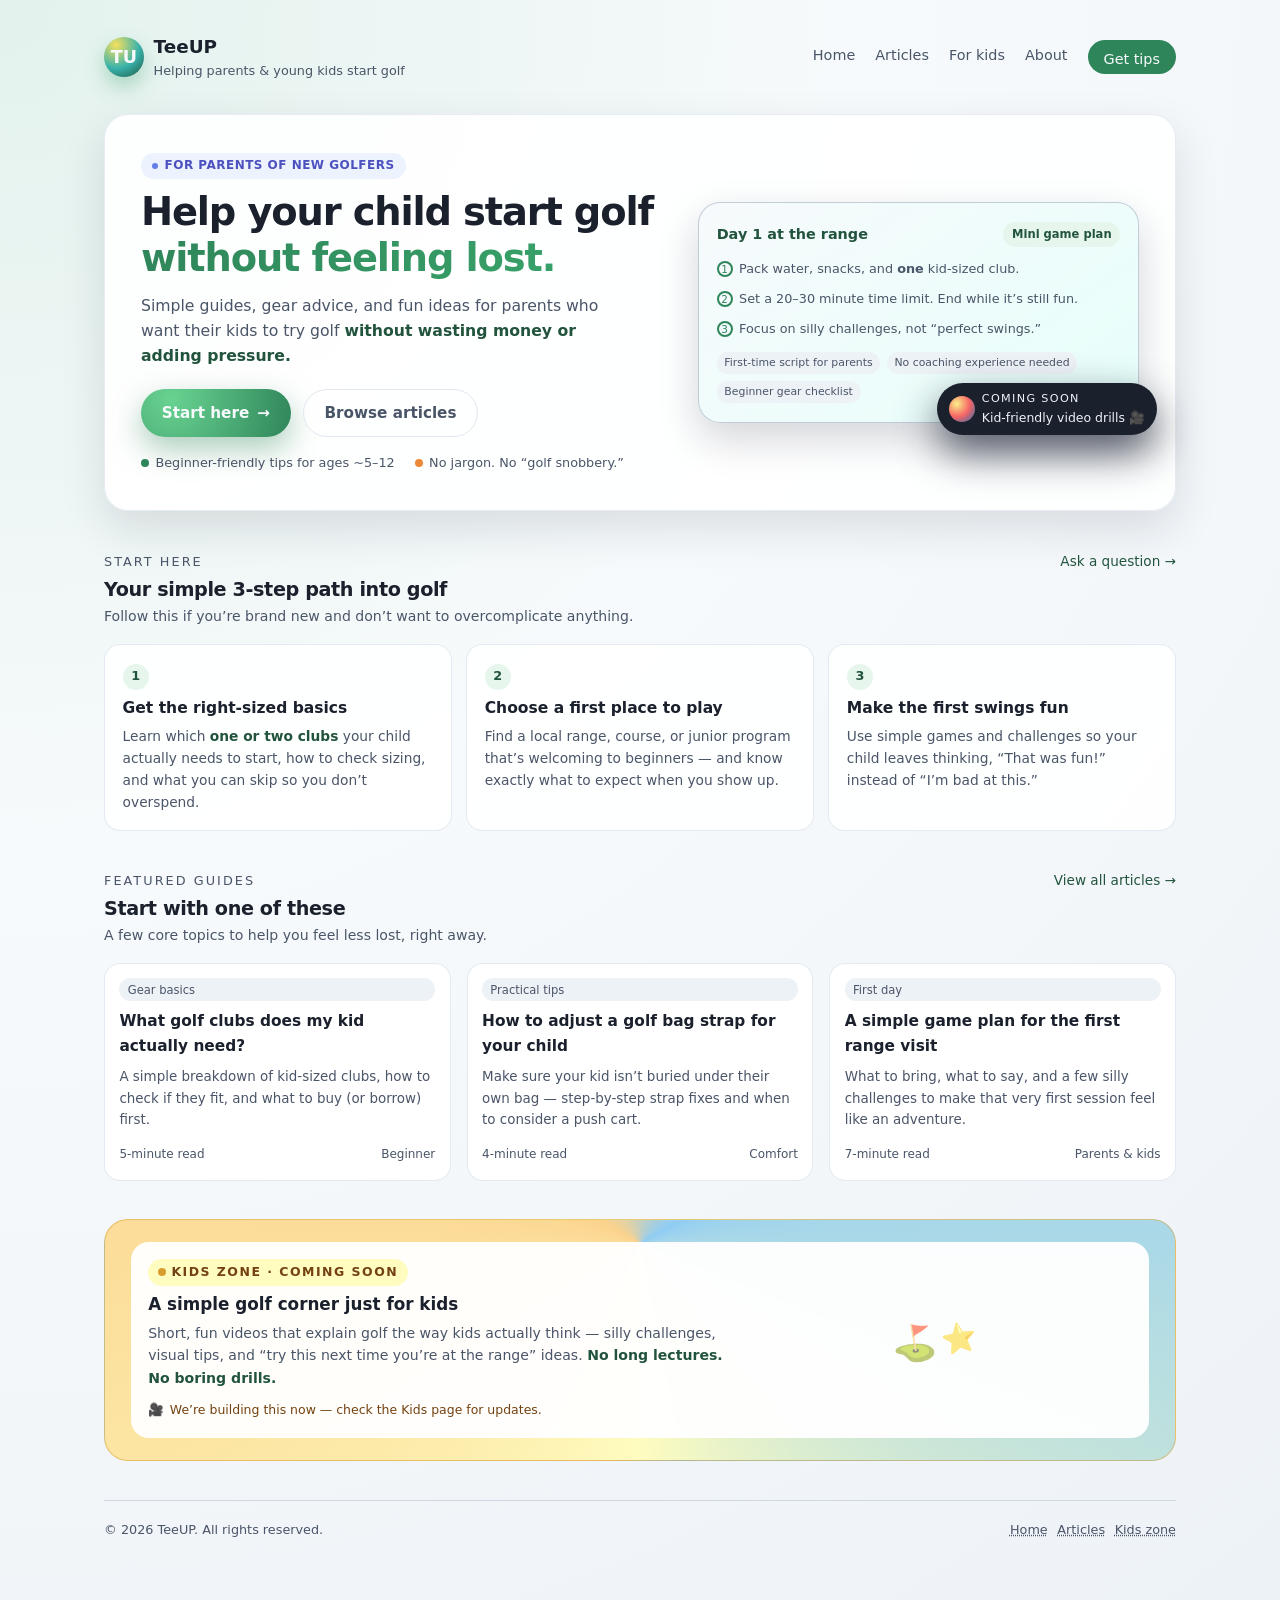
<file: index.html>
<!DOCTYPE html>
<html lang="en">
<head>
  <meta charset="UTF-8" />
  <meta name="viewport" content="width=device-width, initial-scale=1.0" />
  <title>TeeUP – Helping Parents & Kids Start Golf</title>
  <link rel="stylesheet" href="style.css" />
</head>
<body>
  <div class="page">
    <header class="site-header">
      <div class="brand">
        <div class="brand-logo">TU</div>
        <div>
          <div class="brand-text-title">TeeUP</div>
          <div class="brand-text-sub">Helping parents & young kids start golf</div>
        </div>
      </div>

      <nav class="nav">
        <a href="index.html">Home</a>
        <a href="articles.html">Articles</a>
        <a href="kids.html">For kids</a>
        <a href="about.html">About</a>
        <a href="contact.html" class="nav-cta">Get tips</a>
      </nav>
    </header>

    <main>
      <!-- HERO -->
      <section class="hero">
        <div>
          <div class="hero-kicker">
            <span class="hero-kicker-pill"></span>
            For parents of new golfers
          </div>
          <h1 class="hero-title">
            Help your child start golf
            <span class="hero-highlight">without feeling lost.</span>
          </h1>
          <p class="hero-subtitle">
            Simple guides, gear advice, and fun ideas for parents who want their kids to try golf
            <b>without wasting money or adding pressure.</b>
          </p>

          <div class="hero-actions">
            <a href="#start-here" class="btn btn-primary">
              Start here
              <span aria-hidden="true">→</span>
            </a>
            <a href="articles.html" class="btn btn-ghost">
              Browse articles
            </a>
          </div>

          <div class="hero-meta">
            <div class="hero-meta-item">
              <span class="hero-dot"></span>
              <span>Beginner-friendly tips for ages ~5–12</span>
            </div>
            <div class="hero-meta-item">
              <span class="hero-dot" style="background: #ed8936"></span>
              <span>No jargon. No “golf snobbery.”</span>
            </div>
          </div>
        </div>

        <aside class="hero-visual" aria-hidden="true">
          <div class="hero-card">
            <div class="hero-card-header">
              <div class="hero-card-title">Day 1 at the range</div>
              <span class="hero-badge">Mini game plan</span>
            </div>
            <ul class="hero-list">
              <li>
                <span class="hero-bullet">1</span>
                <span>Pack water, snacks, and <b>one</b> kid-sized club.</span>
              </li>
              <li>
                <span class="hero-bullet">2</span>
                <span>Set a 20–30 minute time limit. End while it’s still fun.</span>
              </li>
              <li>
                <span class="hero-bullet">3</span>
                <span>Focus on silly challenges, not “perfect swings.”</span>
              </li>
            </ul>
            <div class="hero-tag-row">
              <span class="hero-tag">First-time script for parents</span>
              <span class="hero-tag">No coaching experience needed</span>
              <span class="hero-tag">Beginner gear checklist</span>
            </div>
          </div>
          <div class="hero-floating">
            <div class="hero-floating-pill"></div>
            <div>
              <div style="font-size: 0.7rem; text-transform: uppercase; letter-spacing: 0.12em;">
                Coming soon
              </div>
              <div style="font-size: 0.78rem;">
                Kid-friendly video drills 🎥
              </div>
            </div>
          </div>
        </aside>
      </section>

      <!-- START HERE -->
      <section class="section" id="start-here">
        <div class="section-header">
          <div>
            <div class="section-kicker">Start here</div>
            <h2 class="section-title">Your simple 3-step path into golf</h2>
            <p class="section-subtitle">
              Follow this if you’re brand new and don’t want to overcomplicate anything.
            </p>
          </div>
          <a href="contact.html" class="section-link">Ask a question →</a>
        </div>

        <div class="steps-grid">
          <article class="step-card">
            <div class="step-pill">1</div>
            <h3 class="step-title">Get the right-sized basics</h3>
            <p class="step-body">
              Learn which <b>one or two clubs</b> your child actually needs to start, how to check
              sizing, and what you can skip so you don’t overspend.
            </p>
          </article>

          <article class="step-card">
            <div class="step-pill">2</div>
            <h3 class="step-title">Choose a first place to play</h3>
            <p class="step-body">
              Find a local range, course, or junior program that’s welcoming to beginners — and
              know exactly what to expect when you show up.
            </p>
          </article>

          <article class="step-card">
            <div class="step-pill">3</div>
            <h3 class="step-title">Make the first swings fun</h3>
            <p class="step-body">
              Use simple games and challenges so your child leaves thinking, “That was fun!”
              instead of “I’m bad at this.”
            </p>
          </article>
        </div>
      </section>

      <!-- FEATURED ARTICLES -->
      <section class="section">
        <div class="section-header">
          <div>
            <div class="section-kicker">Featured guides</div>
            <h2 class="section-title">Start with one of these</h2>
            <p class="section-subtitle">
              A few core topics to help you feel less lost, right away.
            </p>
          </div>
          <a href="articles.html" class="section-link">View all articles →</a>
        </div>

        <div class="cards-grid">
          <a href="articles.html#clubs" class="card">
            <span class="card-tag">Gear basics</span>
            <h3 class="card-title">What golf clubs does my kid actually need?</h3>
            <p class="card-excerpt">
              A simple breakdown of kid-sized clubs, how to check if they fit, and what to buy (or
              borrow) first.
            </p>
            <div class="card-meta">
              <span>5-minute read</span>
              <span>Beginner</span>
            </div>
          </a>

          <a href="articles.html#bag-straps" class="card">
            <span class="card-tag">Practical tips</span>
            <h3 class="card-title">How to adjust a golf bag strap for your child</h3>
            <p class="card-excerpt">
              Make sure your kid isn’t buried under their own bag — step-by-step strap fixes and
              when to consider a push cart.
            </p>
            <div class="card-meta">
              <span>4-minute read</span>
              <span>Comfort</span>
            </div>
          </a>

          <a href="articles.html#first-range" class="card">
            <span class="card-tag">First day</span>
            <h3 class="card-title">A simple game plan for the first range visit</h3>
            <p class="card-excerpt">
              What to bring, what to say, and a few silly challenges to make that very first
              session feel like an adventure.
            </p>
            <div class="card-meta">
              <span>7-minute read</span>
              <span>Parents & kids</span>
            </div>
          </a>
        </div>
      </section>

      <!-- KIDS ZONE PREVIEW -->
      <section class="section">
        <div class="kids-zone">
          <div class="kids-zone-inner">
            <div>
              <div class="kids-tag">
                <span class="kids-dot"></span>
                Kids zone · coming soon
              </div>
              <h2 class="kids-title">A simple golf corner just for kids</h2>
              <p class="kids-body">
                Short, fun videos that explain golf the way kids actually think — silly challenges,
                visual tips, and “try this next time you’re at the range” ideas.
                <b>No long lectures. No boring drills.</b>
              </p>
              <p class="kids-note">
                <span>🎥</span>
                <span>
                  We’re building this now — check the Kids page for updates.
                </span>
              </p>
            </div>
            <div class="kids-scribble">
              ⛳️<span style="font-size: 1.8rem; margin-left: 0.4rem;">⭐</span>
            </div>
          </div>
        </div>
      </section>
    </main>

    <footer class="footer">
      <div>© <span id="year"></span> TeeUP. All rights reserved.</div>
      <div class="footer-links">
        <a href="index.html">Home</a>
        <a href="articles.html">Articles</a>
        <a href="kids.html">Kids zone</a>
      </div>
    </footer>
  </div>

  <script>
    document.getElementById("year").textContent = new Date().getFullYear();
  </script>
</body>
</html>
</file>
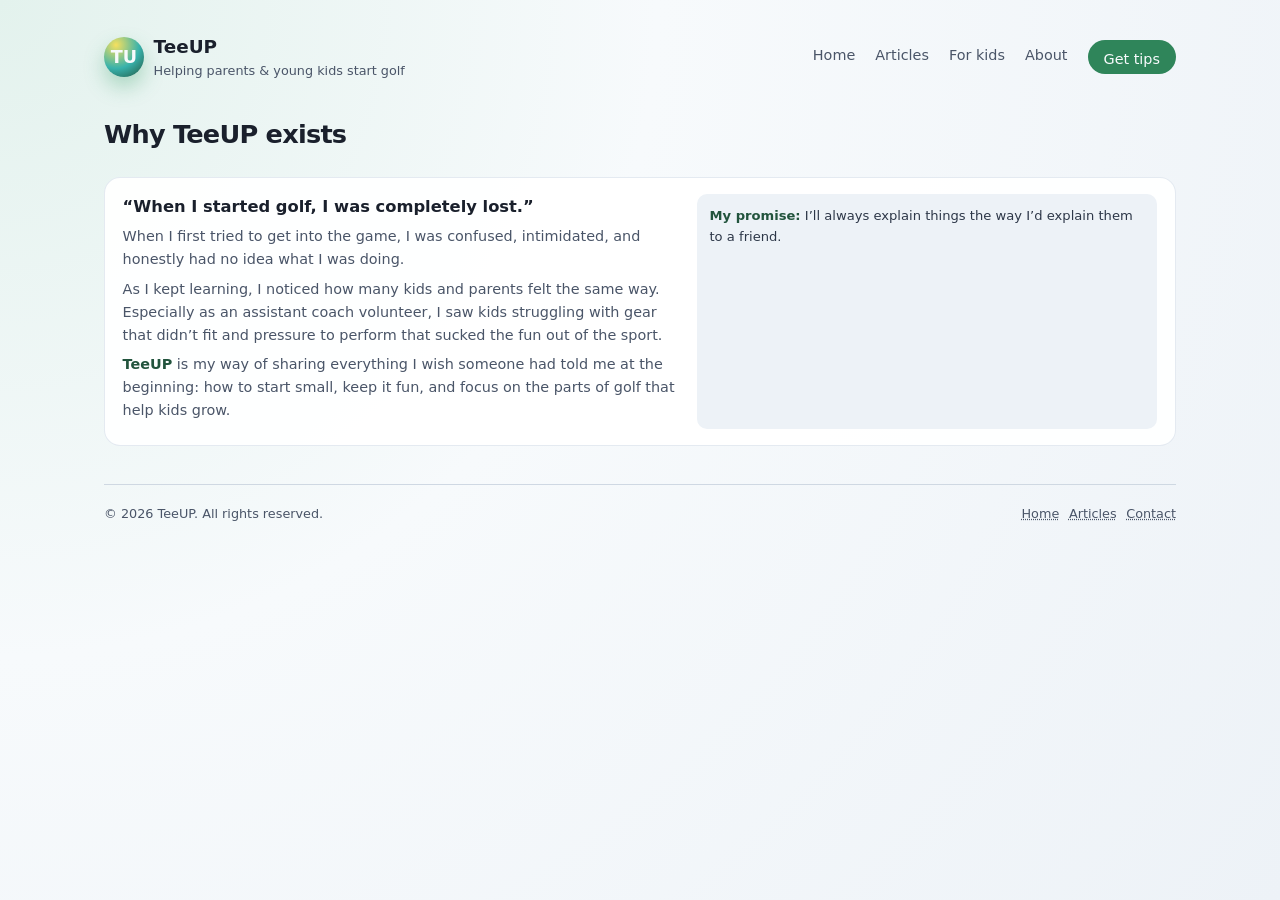
<file: about.html>
<!DOCTYPE html>
<html lang="en">
<head>
  <meta charset="UTF-8" />
  <meta name="viewport" content="width=device-width, initial-scale=1.0" />
  <title>TeeUP – About</title>
  <link rel="stylesheet" href="style.css" />
</head>
<body>
  <div class="page">
    <header class="site-header">
      <div class="brand">
        <div class="brand-logo">TU</div>
        <div>
          <div class="brand-text-title">TeeUP</div>
          <div class="brand-text-sub">Helping parents & young kids start golf</div>
        </div>
      </div>

      <nav class="nav">
        <a href="index.html">Home</a>
        <a href="articles.html">Articles</a>
        <a href="kids.html">For kids</a>
        <a href="about.html">About</a>
        <a href="contact.html" class="nav-cta">Get tips</a>
      </nav>
    </header>

    <main>
      <section class="section">
        <h1 class="page-title">Why TeeUP exists</h1>
        <p class="page-subtitle">
          
        </p>

        <article class="about-card">
          <div>
            <h2 class="about-title">“When I started golf, I was completely lost.”</h2>
            <p class="about-body">
              When I first tried to get into the game, I was confused, intimidated,
              and honestly had no idea what I was doing.
            </p>
            <p class="about-body">
              As I kept learning, I noticed how many kids and parents felt the same way.
              Especially as an assistant coach volunteer, I saw kids struggling with gear that
              didn’t fit and pressure to perform that sucked the fun out of the sport.
            </p>
            <p class="about-body">
              <b>TeeUP</b> is my way of sharing everything I wish someone had told me at the
              beginning: how to start small, keep it fun, and focus on the parts of golf that help
              kids grow.
            </p>
          </div>
          <div class="about-highlight">
            <p>
              <strong>My promise:</strong> I’ll always explain things the way I’d explain them to a
              friend.
            </p>
          </div>
        </article>
      </section>
    </main>

    <footer class="footer">
      <div>© <span id="year"></span> TeeUP. All rights reserved.</div>
      <div class="footer-links">
        <a href="index.html">Home</a>
        <a href="articles.html">Articles</a>
        <a href="contact.html">Contact</a>
      </div>
    </footer>
  </div>

    <script>
      document.getElementById("year").textContent = new Date().getFullYear();
    </script>
</body>
</html>
</file>
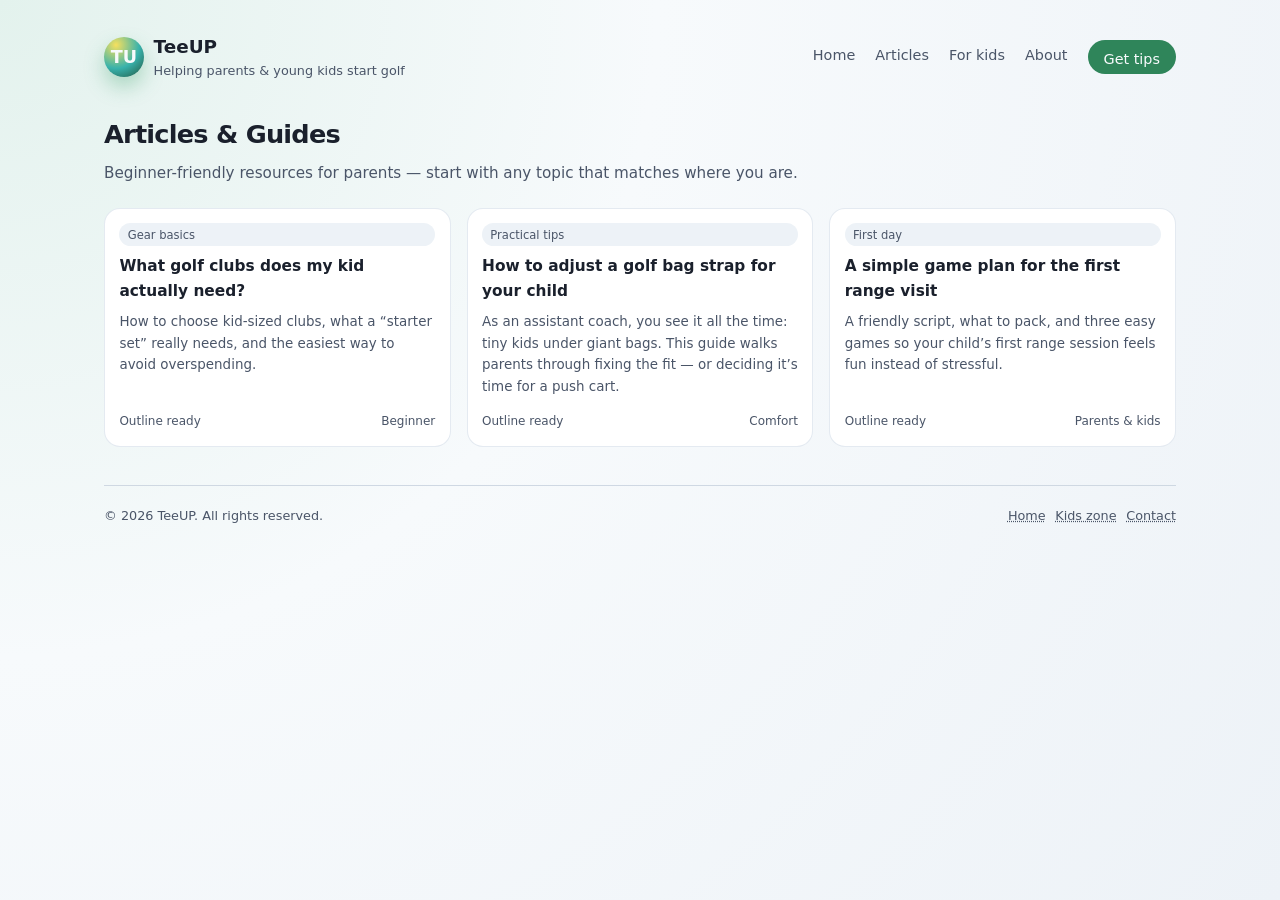
<file: articles.html>
<!DOCTYPE html>
<html lang="en">
<head>
  <meta charset="UTF-8" />
  <meta name="viewport" content="width=device-width, initial-scale=1.0" />
  <title>TeeUP – Articles for Parents</title>
  <link rel="stylesheet" href="style.css" />
</head>
<body>
  <div class="page">
    <header class="site-header">
      <div class="brand">
        <div class="brand-logo">TU</div>
        <div>
          <div class="brand-text-title">TeeUP</div>
          <div class="brand-text-sub">Helping parents & young kids start golf</div>
        </div>
      </div>

      <nav class="nav">
        <a href="index.html">Home</a>
        <a href="articles.html">Articles</a>
        <a href="kids.html">For kids</a>
        <a href="about.html">About</a>
        <a href="contact.html" class="nav-cta">Get tips</a>
      </nav>
    </header>

    <main>
      <section class="section">
        <h1 class="page-title">Articles & Guides</h1>
        <p class="page-subtitle">
          Beginner-friendly resources for parents — start with any topic that matches where you are.
        </p>

        <div class="cards-grid">
          <article class="card" id="clubs">
            <span class="card-tag">Gear basics</span>
            <h2 class="card-title">What golf clubs does my kid actually need?</h2>
            <p class="card-excerpt">
              How to choose kid-sized clubs, what a “starter set” really needs, and the easiest way
              to avoid overspending.
            </p>
            <div class="card-meta">
              <span>Outline ready</span>
              <span>Beginner</span>
            </div>
          </article>

          <article class="card" id="bag-straps">
            <span class="card-tag">Practical tips</span>
            <h2 class="card-title">How to adjust a golf bag strap for your child</h2>
            <p class="card-excerpt">
              As an assistant coach, you see it all the time: tiny kids under giant bags. This guide
              walks parents through fixing the fit — or deciding it’s time for a push cart.
            </p>
            <div class="card-meta">
              <span>Outline ready</span>
              <span>Comfort</span>
            </div>
          </article>

          <article class="card" id="first-range">
            <span class="card-tag">First day</span>
            <h2 class="card-title">A simple game plan for the first range visit</h2>
            <p class="card-excerpt">
              A friendly script, what to pack, and three easy games so your child’s first range
              session feels fun instead of stressful.
            </p>
            <div class="card-meta">
              <span>Outline ready</span>
              <span>Parents & kids</span>
            </div>
          </article>
        </div>
      </section>
    </main>

    <footer class="footer">
      <div>© <span id="year"></span> TeeUP. All rights reserved.</div>
      <div class="footer-links">
        <a href="index.html">Home</a>
        <a href="kids.html">Kids zone</a>
        <a href="contact.html">Contact</a>
      </div>
    </footer>
  </div>

  <script>
    document.getElementById("year").textContent = new Date().getFullYear();
  </script>
</body>
</html>
</file>
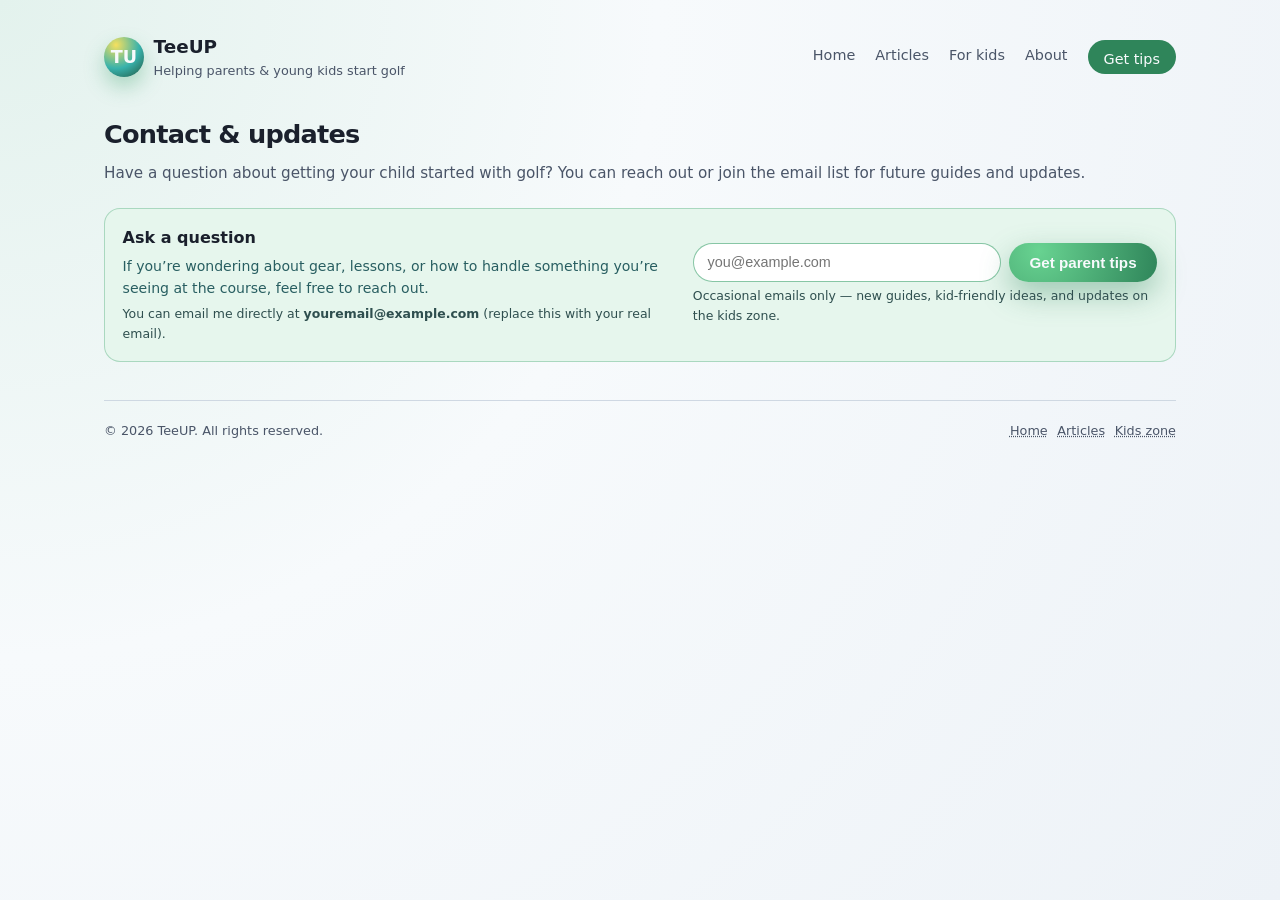
<file: contact.html>
<!DOCTYPE html>
<html lang="en">
<head>
  <meta charset="UTF-8" />
  <meta name="viewport" content="width=device-width, initial-scale=1.0" />
  <title>TeeUP – Contact</title>
  <link rel="stylesheet" href="style.css" />
</head>
<body>
  <div class="page">
    <header class="site-header">
      <div class="brand">
        <div class="brand-logo">TU</div>
        <div>
          <div class="brand-text-title">TeeUP</div>
          <div class="brand-text-sub">Helping parents & young kids start golf</div>
        </div>
      </div>

      <nav class="nav">
        <a href="index.html">Home</a>
        <a href="articles.html">Articles</a>
        <a href="kids.html">For kids</a>
        <a href="about.html">About</a>
        <a href="contact.html" class="nav-cta">Get tips</a>
      </nav>
    </header>

    <main>
      <section class="section" id="contact">
        <h1 class="page-title">Contact & updates</h1>
        <p class="page-subtitle">
          Have a question about getting your child started with golf? You can reach out or join the
          email list for future guides and updates.
        </p>

        <div class="contact-card">
          <div>
            <h2 class="contact-title">Ask a question</h2>
            <p class="contact-body">
              If you’re wondering about gear, lessons, or how to handle something you’re seeing at
              the course, feel free to reach out.
            </p>
            <p class="contact-hint">
              You can email me directly at
              <strong>youremail@example.com</strong>
              (replace this with your real email).
            </p>
          </div>
          <div>
            <form
              onsubmit="alert('Static site demo – connect this form to a service like Formspree, Getform, or Netlify Forms later.'); return false;"
            >
              <div class="input-row">
                <input type="email" name="email" placeholder="you@example.com" required />
                <button type="submit" class="btn btn-primary">Get parent tips</button>
              </div>
              <p class="contact-hint">
                Occasional emails only — new guides, kid-friendly ideas, and updates on the kids zone.
              </p>
            </form>
          </div>
        </div>
      </section>
    </main>

    <footer class="footer">
      <div>© <span id="year"></span> TeeUP. All rights reserved.</div>
      <div class="footer-links">
        <a href="index.html">Home</a>
        <a href="articles.html">Articles</a>
        <a href="kids.html">Kids zone</a>
      </div>
    </footer>
  </div>

  <script>
    document.getElementById("year").textContent = new Date().getFullYear();
  </script>
</body>
</html>
</file>
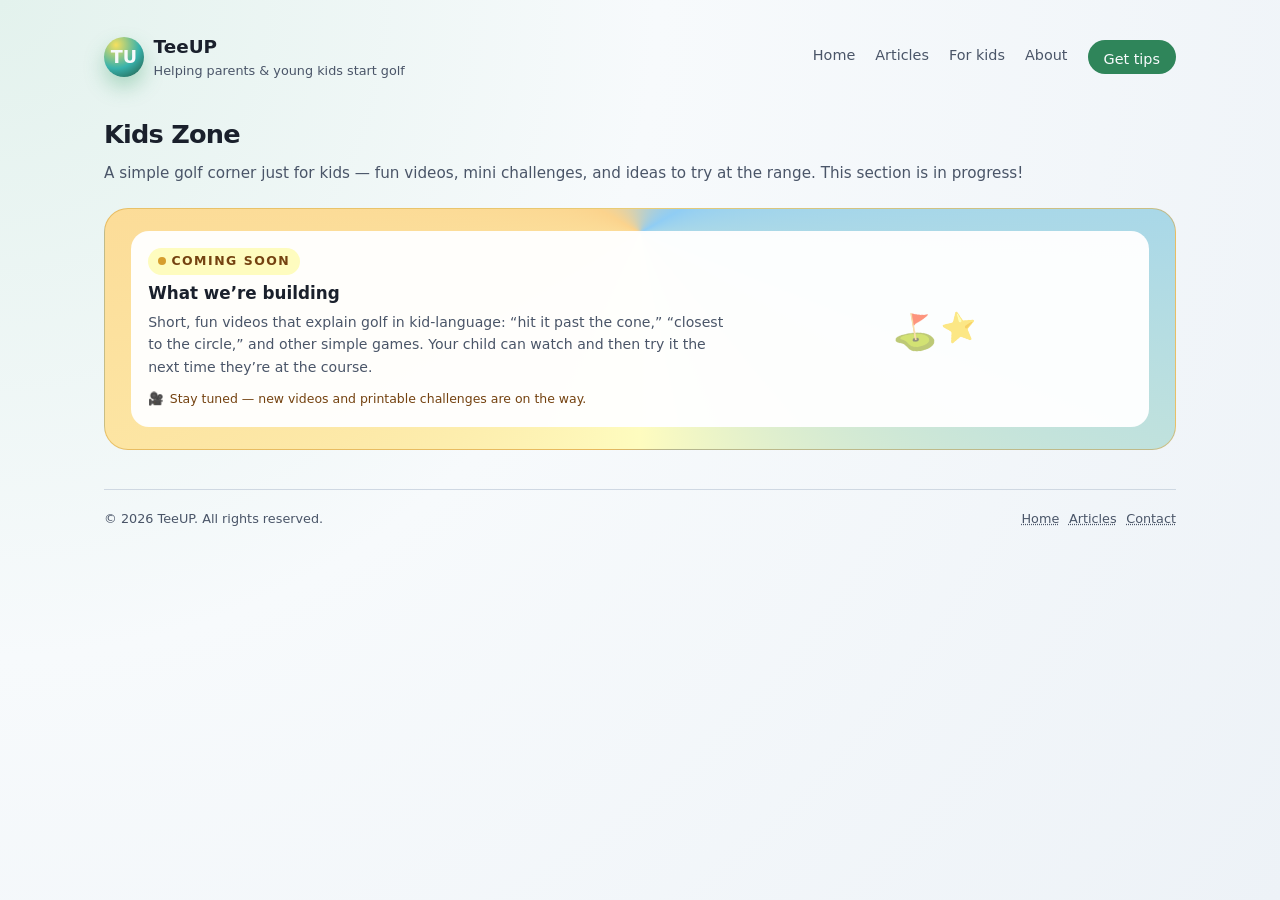
<file: kids.html>
<!DOCTYPE html>
<html lang="en">
<head>
  <meta charset="UTF-8" />
  <meta name="viewport" content="width=device-width, initial-scale=1.0" />
  <title>TeeUP – Kids Zone (Coming Soon)</title>
  <link rel="stylesheet" href="style.css" />
</head>
<body>
  <div class="page">
    <header class="site-header">
      <div class="brand">
        <div class="brand-logo">TU</div>
        <div>
          <div class="brand-text-title">TeeUP</div>
          <div class="brand-text-sub">Helping parents & young kids start golf</div>
        </div>
      </div>

      <nav class="nav">
        <a href="index.html">Home</a>
        <a href="articles.html">Articles</a>
        <a href="kids.html">For kids</a>
        <a href="about.html">About</a>
        <a href="contact.html" class="nav-cta">Get tips</a>
      </nav>
    </header>

    <main>
      <section class="section">
        <h1 class="page-title">Kids Zone</h1>
        <p class="page-subtitle">
          A simple golf corner just for kids — fun videos, mini challenges, and ideas to try at the
          range. This section is in progress!
        </p>

        <div class="kids-zone">
          <div class="kids-zone-inner">
            <div>
              <div class="kids-tag">
                <span class="kids-dot"></span>
                Coming soon
              </div>
              <h2 class="kids-title">What we’re building</h2>
              <p class="kids-body">
                Short, fun videos that explain golf in kid-language: “hit it past the cone,”
                “closest to the circle,” and other simple games. Your child can watch and then try
                it the next time they’re at the course.
              </p>
              <p class="kids-note">
                <span>🎥</span>
                <span>Stay tuned — new videos and printable challenges are on the way.</span>
              </p>
            </div>
            <div class="kids-scribble">
              ⛳️<span style="font-size: 1.8rem; margin-left: 0.4rem;">⭐</span>
            </div>
          </div>
        </div>
      </section>
    </main>

    <footer class="footer">
      <div>© <span id="year"></span> TeeUP. All rights reserved.</div>
      <div class="footer-links">
        <a href="index.html">Home</a>
        <a href="articles.html">Articles</a>
        <a href="contact.html">Contact</a>
      </div>
    </footer>
  </div>

  <script>
    document.getElementById("year").textContent = new Date().getFullYear();
  </script>
</body>
</html>
</file>
<file: style.css>
:root {
  --bg: #f5f7f6;
  --bg-alt: #ffffff;
  --accent: #2f855a;
  --accent-soft: #e6f6ed;
  --accent-dark: #22543d;
  --text: #1a202c;
  --muted: #4a5568;
  --border: #e2e8f0;
  --danger: #c53030;
  --radius-lg: 16px;
  --radius-md: 10px;
  --shadow-soft: 0 18px 45px rgba(15, 23, 42, 0.12);
}

* {
  box-sizing: border-box;
  margin: 0;
  padding: 0;
}

body {
  font-family: system-ui, -apple-system, BlinkMacSystemFont, "Segoe UI", sans-serif;
  background: radial-gradient(circle at top left, #e3f2ed, #f7fafc 42%, #edf2f7);
  color: var(--text);
  line-height: 1.6;
}

a {
  color: inherit;
  text-decoration: none;
}

img {
  max-width: 100%;
  display: block;
}

/* Layout */

.page {
  min-height: 100vh;
  max-width: 1120px;
  margin: 0 auto;
  padding: 1.5rem 1.25rem 4rem;
}

@media (min-width: 960px) {
  .page {
    padding: 2rem 1.5rem 4rem;
  }
}

/* Header */

.site-header {
  display: flex;
  align-items: center;
  justify-content: space-between;
  gap: 1rem;
  margin-bottom: 2rem;
}

.brand {
  display: flex;
  align-items: center;
  gap: 0.6rem;
}

.brand-logo {
  width: 40px;
  height: 40px;
  border-radius: 999px;
  background: radial-gradient(circle at 30% 20%, #f6e05e, #38b2ac 55%, #22543d);
  box-shadow: 0 10px 20px rgba(56, 161, 105, 0.35);
  display: flex;
  align-items: center;
  justify-content: center;
  font-weight: 700;
  color: #f7fafc;
  font-size: 1.1rem;
}

.brand-text-title {
  font-weight: 700;
  font-size: 1.15rem;
}

.brand-text-sub {
  font-size: 0.8rem;
  color: var(--muted);
}

.nav {
  display: none;
  gap: 1.25rem;
  font-size: 0.9rem;
}

.nav a {
  color: var(--muted);
  font-weight: 500;
  padding-bottom: 0.1rem;
  border-bottom: 2px solid transparent;
  transition: color 0.18s ease, border-color 0.18s ease;
}

.nav a:hover {
  color: var(--accent-dark);
  border-color: var(--accent);
}

.nav-cta {
  display: none;
}

@media (min-width: 840px) {
  .nav {
    display: flex;
    align-items: center;
  }

  .nav-cta {
    display: inline-flex;
    padding: 0.5rem 1rem;
    border-radius: 999px;
    background: var(--accent);
    color: #f7fafc !important;
    border: none;
  }

  .nav-cta:hover {
    background: var(--accent-dark);
  }
}

/* Hero */

.hero {
  background: rgba(255, 255, 255, 0.9);
  border-radius: 24px;
  box-shadow: var(--shadow-soft);
  padding: 1.75rem 1.5rem 1.75rem;
  margin-bottom: 2.5rem;
  display: grid;
  grid-template-columns: minmax(0, 1.5fr);
  gap: 1.75rem;
  border: 1px solid rgba(226, 232, 240, 0.8);
}

@media (min-width: 960px) {
  .hero {
    padding: 2.25rem 2.25rem 2.25rem;
    grid-template-columns: minmax(0, 1.5fr) minmax(0, 1.25fr);
    align-items: center;
  }
}

.hero-kicker {
  display: inline-flex;
  align-items: center;
  gap: 0.4rem;
  padding: 0.2rem 0.7rem;
  border-radius: 999px;
  background: #edf2ff;
  color: #4c51bf;
  font-size: 0.75rem;
  font-weight: 600;
  letter-spacing: 0.04em;
  text-transform: uppercase;
  margin-bottom: 0.65rem;
}

.hero-kicker-pill {
  width: 6px;
  height: 6px;
  border-radius: 999px;
  background: #667eea;
}

.hero-title {
  font-size: 2rem;
  line-height: 1.2;
  letter-spacing: -0.03em;
  margin-bottom: 0.75rem;
}

@media (min-width: 768px) {
  .hero-title {
    font-size: 2.4rem;
  }
}

.hero-highlight {
  background: linear-gradient(120deg, #2f855a, #38a169);
  -webkit-background-clip: text;
  background-clip: text;
  color: transparent;
}

.hero-subtitle {
  color: var(--muted);
  font-size: 0.98rem;
  margin-bottom: 1.25rem;
  max-width: 30rem;
}

.hero-subtitle b {
  color: var(--accent-dark);
}

.hero-actions {
  display: flex;
  flex-wrap: wrap;
  gap: 0.75rem;
  margin-bottom: 1rem;
}

.btn {
  border-radius: 999px;
  border: none;
  outline: none;
  font-weight: 600;
  font-size: 0.95rem;
  padding: 0.7rem 1.3rem;
  cursor: pointer;
  display: inline-flex;
  align-items: center;
  gap: 0.5rem;
  text-decoration: none;
  transition: transform 0.12s ease, box-shadow 0.12s ease, background 0.12s ease,
    color 0.12s ease;
  white-space: nowrap;
}

.btn-primary {
  background: radial-gradient(circle at 20% 20%, #68d391, #2f855a);
  color: #f7fafc;
  box-shadow: 0 12px 30px rgba(47, 133, 90, 0.4);
}

.btn-primary:hover {
  transform: translateY(-1px);
  box-shadow: 0 16px 45px rgba(47, 133, 90, 0.5);
  background: radial-gradient(circle at 20% 20%, #48bb78, #276749);
}

.btn-ghost {
  border: 1px solid var(--border);
  background: #ffffffb0;
  color: var(--muted);
}

.btn-ghost:hover {
  background: #edf2f7;
  transform: translateY(-1px);
}

.hero-meta {
  font-size: 0.8rem;
  color: var(--muted);
  display: flex;
  flex-wrap: wrap;
  gap: 1.25rem;
  align-items: center;
}

.hero-meta-item {
  display: flex;
  align-items: center;
  gap: 0.4rem;
}

.hero-dot {
  width: 8px;
  height: 8px;
  border-radius: 999px;
  background: var(--accent);
}

/* Hero illustration */

.hero-visual {
  position: relative;
  display: none;
}

@media (min-width: 960px) {
  .hero-visual {
    display: block;
  }
}

.hero-card {
  background: linear-gradient(145deg, #f7fafc, #e6fffa);
  border-radius: 22px;
  padding: 1.2rem 1.1rem;
  box-shadow: 0 16px 40px rgba(15, 23, 42, 0.18);
  border: 1px solid rgba(160, 174, 192, 0.6);
}

.hero-card-header {
  display: flex;
  justify-content: space-between;
  align-items: center;
  margin-bottom: 0.75rem;
}

.hero-card-title {
  font-size: 0.9rem;
  font-weight: 600;
  color: var(--accent-dark);
}

.hero-badge {
  font-size: 0.72rem;
  padding: 0.2rem 0.55rem;
  border-radius: 999px;
  background: var(--accent-soft);
  color: var(--accent-dark);
  font-weight: 600;
}

.hero-list {
  list-style: none;
  display: grid;
  gap: 0.6rem;
  font-size: 0.8rem;
  color: var(--muted);
  margin-bottom: 0.8rem;
}

.hero-list li {
  display: flex;
  align-items: center;
  gap: 0.4rem;
}

.hero-bullet {
  width: 16px;
  height: 16px;
  border-radius: 999px;
  border: 2px solid var(--accent);
  display: flex;
  align-items: center;
  justify-content: center;
  font-size: 0.65rem;
  color: var(--accent);
  flex-shrink: 0;
}

.hero-tag-row {
  display: flex;
  flex-wrap: wrap;
  gap: 0.4rem;
  margin-top: 0.2rem;
}

.hero-tag {
  font-size: 0.68rem;
  padding: 0.15rem 0.48rem;
  border-radius: 999px;
  background: #edf2f7;
  color: #4a5568;
}

.hero-floating {
  position: absolute;
  inset-inline-end: -18px;
  bottom: -12px;
  background: #1a202c;
  color: #edf2f7;
  border-radius: 999px;
  padding: 0.45rem 0.75rem;
  font-size: 0.7rem;
  display: inline-flex;
  align-items: center;
  gap: 0.45rem;
  box-shadow: 0 18px 40px rgba(15, 23, 42, 0.7);
}

.hero-floating-pill {
  width: 26px;
  height: 26px;
  border-radius: 999px;
  background: radial-gradient(circle at 30% 30%, #faf089, #f56565, #2b6cb0);
}

/* Sections */

.section {
  margin-bottom: 2.4rem;
}

.section-header {
  display: flex;
  justify-content: space-between;
  align-items: baseline;
  gap: 1rem;
  margin-bottom: 1rem;
}

.section-title {
  font-size: 1.2rem;
  font-weight: 700;
  letter-spacing: -0.02em;
}

.section-kicker {
  font-size: 0.8rem;
  text-transform: uppercase;
  letter-spacing: 0.16em;
  color: var(--muted);
  margin-bottom: 0.15rem;
}

.section-subtitle {
  font-size: 0.88rem;
  color: var(--muted);
}

.section-link {
  font-size: 0.85rem;
  color: var(--accent-dark);
  font-weight: 500;
}

/* Grids & cards */

.steps-grid {
  display: grid;
  grid-template-columns: minmax(0, 1fr);
  gap: 0.9rem;
}

@media (min-width: 768px) {
  .steps-grid {
    grid-template-columns: repeat(3, minmax(0, 1fr));
  }
}

.step-card {
  background: rgba(255, 255, 255, 0.9);
  border-radius: var(--radius-lg);
  padding: 0.9rem 0.95rem;
  border: 1px solid rgba(226, 232, 240, 0.9);
}

@media (min-width: 768px) {
  .step-card {
    padding: 1.1rem 1.1rem;
  }
}

.step-pill {
  display: inline-flex;
  align-items: center;
  justify-content: center;
  width: 26px;
  height: 26px;
  border-radius: 999px;
  background: var(--accent-soft);
  color: var(--accent-dark);
  font-weight: 700;
  font-size: 0.8rem;
  margin-bottom: 0.4rem;
}

.step-title {
  font-size: 0.97rem;
  font-weight: 600;
  margin-bottom: 0.25rem;
}

.step-body {
  font-size: 0.86rem;
  color: var(--muted);
}

.step-body b {
  color: var(--accent-dark);
}

.cards-grid {
  display: grid;
  grid-template-columns: minmax(0, 1fr);
  gap: 1rem;
}

@media (min-width: 768px) {
  .cards-grid {
    grid-template-columns: repeat(3, minmax(0, 1fr));
  }
}

.card {
  background: var(--bg-alt);
  border-radius: var(--radius-lg);
  border: 1px solid rgba(226, 232, 240, 0.9);
  padding: 0.9rem 0.9rem 0.95rem;
  display: flex;
  flex-direction: column;
  gap: 0.4rem;
  transition: transform 0.11s ease, box-shadow 0.11s ease, border-color 0.11s ease,
    background 0.11s ease;
}

.card:hover {
  transform: translateY(-2px);
  box-shadow: 0 16px 34px rgba(15, 23, 42, 0.15);
  border-color: rgba(160, 174, 192, 0.9);
  background: #ffffff;
}

.card-tag {
  font-size: 0.72rem;
  padding: 0.14rem 0.52rem;
  border-radius: 999px;
  background: #edf2f7;
  color: #4a5568;
  display: inline-block;
  margin-bottom: 0.1rem;
  font-weight: 500;
}

.card-title {
  font-size: 0.96rem;
  font-weight: 600;
  margin-bottom: 0.1rem;
}

.card-excerpt {
  font-size: 0.84rem;
  color: var(--muted);
  margin-bottom: 0.25rem;
}

.card-meta {
  font-size: 0.75rem;
  color: var(--muted);
  display: flex;
  justify-content: space-between;
  align-items: center;
  margin-top: auto;
  padding-top: 0.25rem;
}

.card-meta span {
  display: inline-flex;
  align-items: center;
  gap: 0.25rem;
}

/* Pills */

.pill-row {
  display: flex;
  flex-wrap: wrap;
  gap: 0.5rem;
}

.pill {
  font-size: 0.8rem;
  padding: 0.35rem 0.7rem;
  border-radius: 999px;
  border: 1px dashed rgba(74, 85, 104, 0.35);
  background: rgba(255, 255, 255, 0.9);
  color: var(--muted);
}

.pill strong {
  color: var(--accent-dark);
}

/* Kids zone */

.kids-zone {
  background: conic-gradient(from 180deg at 50% 10%, #fefcbf, #fbd38d, #90cdf4, #fefcbf);
  border-radius: 24px;
  padding: 1.1rem 1.2rem;
  border: 1px solid rgba(214, 158, 46, 0.5);
  position: relative;
  overflow: hidden;
}

@media (min-width: 768px) {
  .kids-zone {
    padding: 1.4rem 1.6rem;
  }
}

.kids-zone-inner {
  background: rgba(255, 255, 255, 0.96);
  border-radius: 18px;
  padding: 0.9rem 0.9rem 0.9rem;
  display: grid;
  grid-template-columns: minmax(0, 1.5fr);
  gap: 0.75rem;
}

@media (min-width: 768px) {
  .kids-zone-inner {
    padding: 1rem 1.1rem 1rem;
    grid-template-columns: minmax(0, 1.6fr) minmax(0, 1.1fr);
  }
}

.kids-tag {
  display: inline-flex;
  align-items: center;
  gap: 0.35rem;
  font-size: 0.78rem;
  padding: 0.22rem 0.6rem;
  border-radius: 999px;
  background: #fefcbf;
  color: #744210;
  font-weight: 600;
  text-transform: uppercase;
  letter-spacing: 0.12em;
  margin-bottom: 0.3rem;
}

.kids-dot {
  width: 8px;
  height: 8px;
  border-radius: 999px;
  background: #d69e2e;
}

.kids-title {
  font-size: 1.05rem;
  font-weight: 700;
  margin-bottom: 0.25rem;
}

.kids-body {
  font-size: 0.88rem;
  color: var(--muted);
  margin-bottom: 0.45rem;
}

.kids-body b {
  color: var(--accent-dark);
}

.kids-note {
  font-size: 0.78rem;
  color: #744210;
  display: inline-flex;
  align-items: center;
  gap: 0.35rem;
}

.kids-scribble {
  display: none;
}

@media (min-width: 768px) {
  .kids-scribble {
    display: block;
    align-self: center;
    justify-self: center;
    font-size: 2.2rem;
    opacity: 0.6;
    transform: rotate(-10deg);
  }
}

/* About */

.about-card {
  background: rgba(255, 255, 255, 0.92);
  border-radius: var(--radius-lg);
  border: 1px solid rgba(226, 232, 240, 0.9);
  padding: 1rem 1.1rem;
  display: grid;
  grid-template-columns: minmax(0, 1fr);
  gap: 0.8rem;
}

@media (min-width: 768px) {
  .about-card {
    grid-template-columns: minmax(0, 1.1fr) minmax(0, 0.9fr);
  }
}

.about-title {
  font-size: 1.02rem;
  font-weight: 600;
  margin-bottom: 0.3rem;
}

.about-body {
  font-size: 0.9rem;
  color: var(--muted);
  margin-bottom: 0.4rem;
}

.about-body b {
  color: var(--accent-dark);
}

.about-meta {
  font-size: 0.78rem;
  color: var(--muted);
}

.about-highlight {
  background: #edf2f7;
  border-radius: var(--radius-md);
  padding: 0.7rem 0.75rem;
  font-size: 0.82rem;
  color: #2d3748;
}

.about-highlight strong {
  color: var(--accent-dark);
}

/* Contact / newsletter */

.contact-card {
  background: var(--accent-soft);
  border-radius: var(--radius-lg);
  padding: 0.9rem 1rem 1rem;
  border: 1px solid rgba(56, 161, 105, 0.35);
  display: grid;
  grid-template-columns: minmax(0, 1.2fr);
  gap: 0.8rem;
  align-items: center;
}

@media (min-width: 768px) {
  .contact-card {
    grid-template-columns: minmax(0, 1.2fr) minmax(0, 1fr);
    padding: 1rem 1.1rem 1.1rem;
  }
}

.contact-title {
  font-size: 1rem;
  font-weight: 600;
  margin-bottom: 0.25rem;
}

.contact-body {
  font-size: 0.88rem;
  color: #285e61;
}

.input-row {
  display: flex;
  flex-direction: column;
  gap: 0.5rem;
}

@media (min-width: 640px) {
  .input-row {
    flex-direction: row;
  }
}

input[type="email"] {
  flex: 1;
  border-radius: 999px;
  border: 1px solid rgba(56, 161, 105, 0.6);
  padding: 0.6rem 0.85rem;
  font-size: 0.9rem;
  outline: none;
}

input[type="email"]:focus {
  border-color: #2f855a;
  box-shadow: 0 0 0 1px rgba(47, 133, 90, 0.4);
}

.contact-hint {
  font-size: 0.78rem;
  color: #2f4f4f;
  margin-top: 0.25rem;
}

/* Simple page layout helpers */

.page-title {
  font-size: 1.6rem;
  margin-bottom: 0.4rem;
  letter-spacing: -0.03em;
}

.page-subtitle {
  font-size: 0.95rem;
  color: var(--muted);
  margin-bottom: 1.4rem;
}

/* Footer */

.footer {
  margin-top: 2rem;
  padding-top: 1.2rem;
  border-top: 1px solid rgba(203, 213, 224, 0.9);
  font-size: 0.8rem;
  color: var(--muted);
  display: flex;
  flex-wrap: wrap;
  gap: 0.6rem;
  justify-content: space-between;
  align-items: center;
}

.footer-links {
  display: flex;
  flex-wrap: wrap;
  gap: 0.6rem;
}

.footer-links a {
  text-decoration: underline;
  text-decoration-style: dotted;
}
</file>
